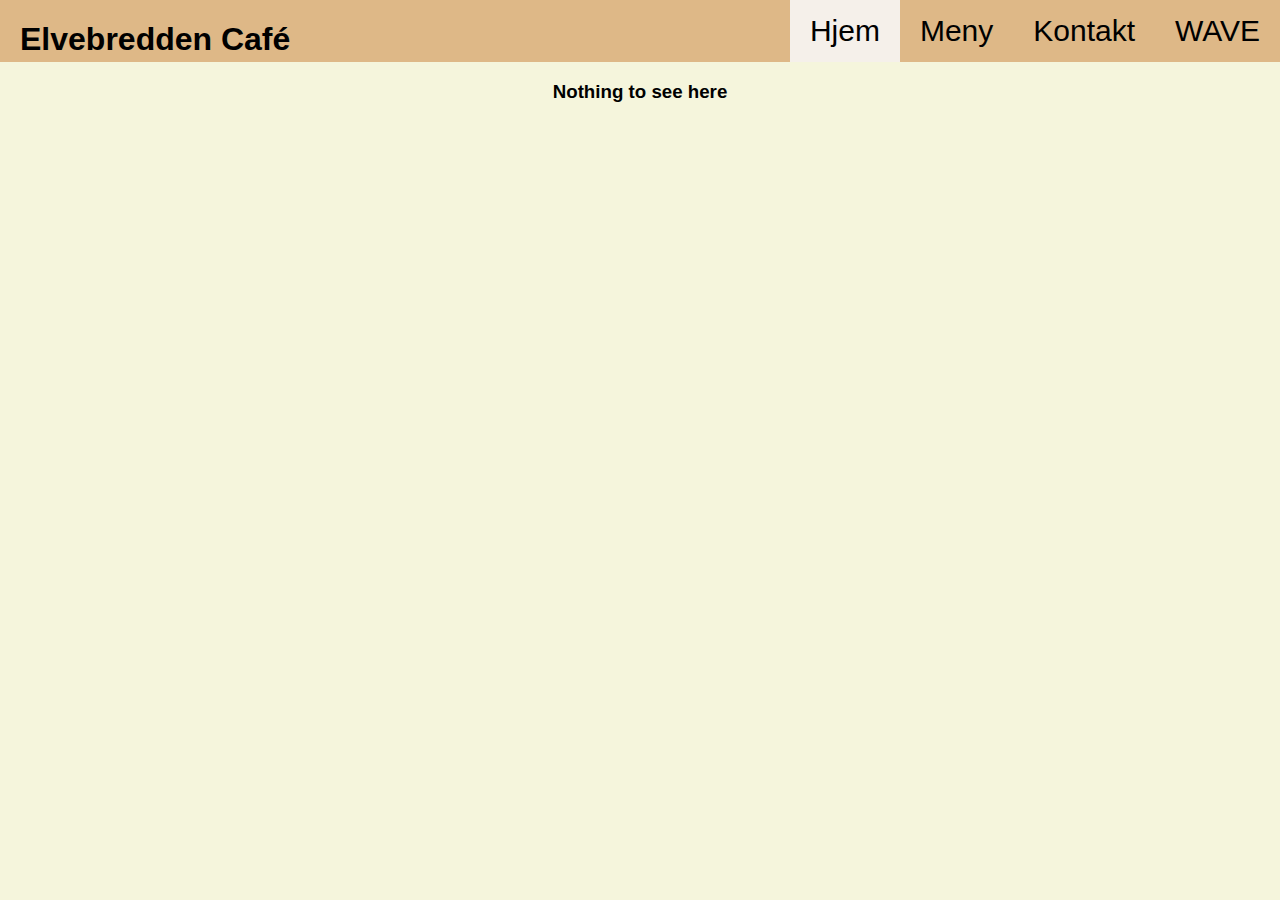
<file: index.html>
<!DOCTYPE html>
<html lang="en">
<head>
    <meta charset="UTF-8">
    <meta http-equiv="X-UA-Compatible" content="IE=edge">
    <meta name="viewport" content="width=device-width, initial-scale=1.0">
    <link rel="stylesheet" href="elvebredden.css">
    <title>Elvebredden cafe</title>
</head>
<body>
    <div id="header">
        <h1>Elvebredden Café</h1>
        <a href="wave.html">WAVE</a>
        <a href="kontakt.html">Kontakt</a>
        <a href="meny.html">Meny</a>
        <a class="active" href="index.html">Hjem</a>
    </div>

    <div class = index><h3>Nothing to see here</h3></div>
</body>
</html>
</file>
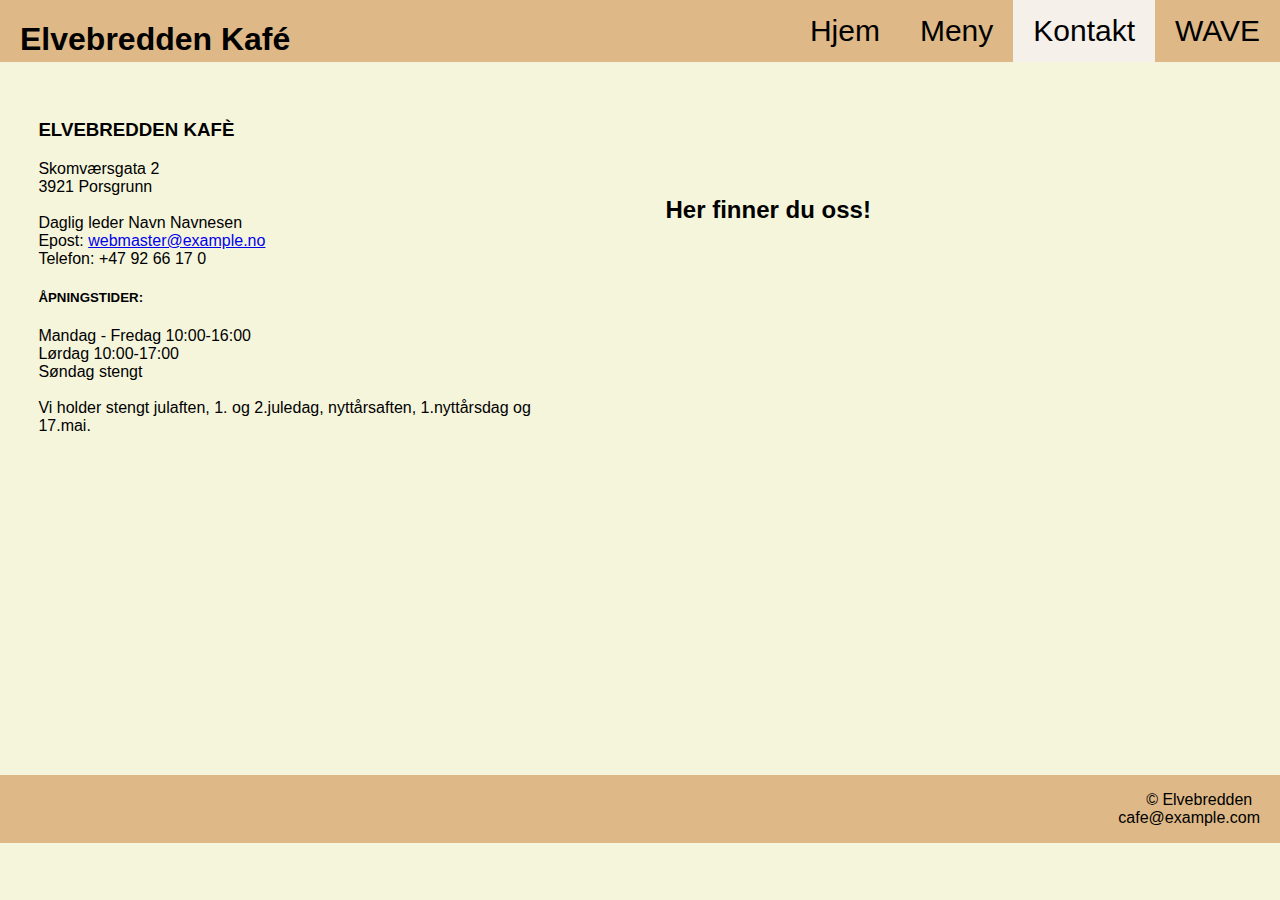
<file: kontakt.html>
<!DOCTYPE html>
<html lang="en">
<head>
    <meta charset="UTF-8">
    <meta http-equiv="X-UA-Compatible" content="IE=edge">
    <meta name="viewport" content="width=device-width, initial-scale=1.0">
    <link rel="stylesheet" href="elvebredden.css">
    <title>Elvebredden cafe</title>
</head>
<body>
    <div id="header">
        <h1>Elvebredden Kafé</h1>
        <a href="wave.html">WAVE</a>
        <a class="active" href="kontakt.html">Kontakt</a>
        <a href="meny.html">Meny</a>
        <a href="index.html">Hjem</a>
    </div>
    <div class = kontaktinfo>

        <div class="map">
            <h2>Her finner du oss!</h2><iframe src="https://www.google.com/maps/embed?pb=!1m18!1m12!1m3!1d2046.6186402900985!2d9.64121805989399!3d59.13878022457708!2m3!1f0!2f0!3f0!3m2!1i1024!2i768!4f13.1!3m3!1m2!1s0x4647206ce0f4d717%3A0x2df0fb7193520997!2sElvebredden%20Kaf%C3%A9!5e0!3m2!1sno!2sno!4v1663844329453!5m2!1sno!2sno" width="600" height="450" style="border:0;" allowfullscreen="" loading="lazy" referrerpolicy="no-referrer-when-downgrade"></iframe>
        </div>

        <div class  = adresse><h3>ELVEBREDDEN KAFÈ</h3>
            Skomværsgata 2<br>
            3921 Porsgrunn<br><br>  
        </div>
    
        <div class = kontakt>
            Daglig leder Navn Navnesen<br>
            Epost: <a href="mailto:webmaster@example.com">webmaster@example.no</a><br>
            Telefon: +47 92 66 17 0
        </div>
            
        <div class = åpningstider>
                <h5>ÅPNINGSTIDER:</h5>
        
                Mandag - Fredag 10:00-16:00<br>
                Lørdag 10:00-17:00<br>
                Søndag stengt<br><br>
        
                Vi holder stengt julaften, 1. og 2.juledag, nyttårsaften, 1.nyttårsdag og 17.mai.
        </div>
    </div>
    <div id=footer>
        <p>© Elvebredden<br>
        <a href="mailto:cafe@example.com">cafe@example.com</a></p>
        </div> 

</body>
</html>
</file>
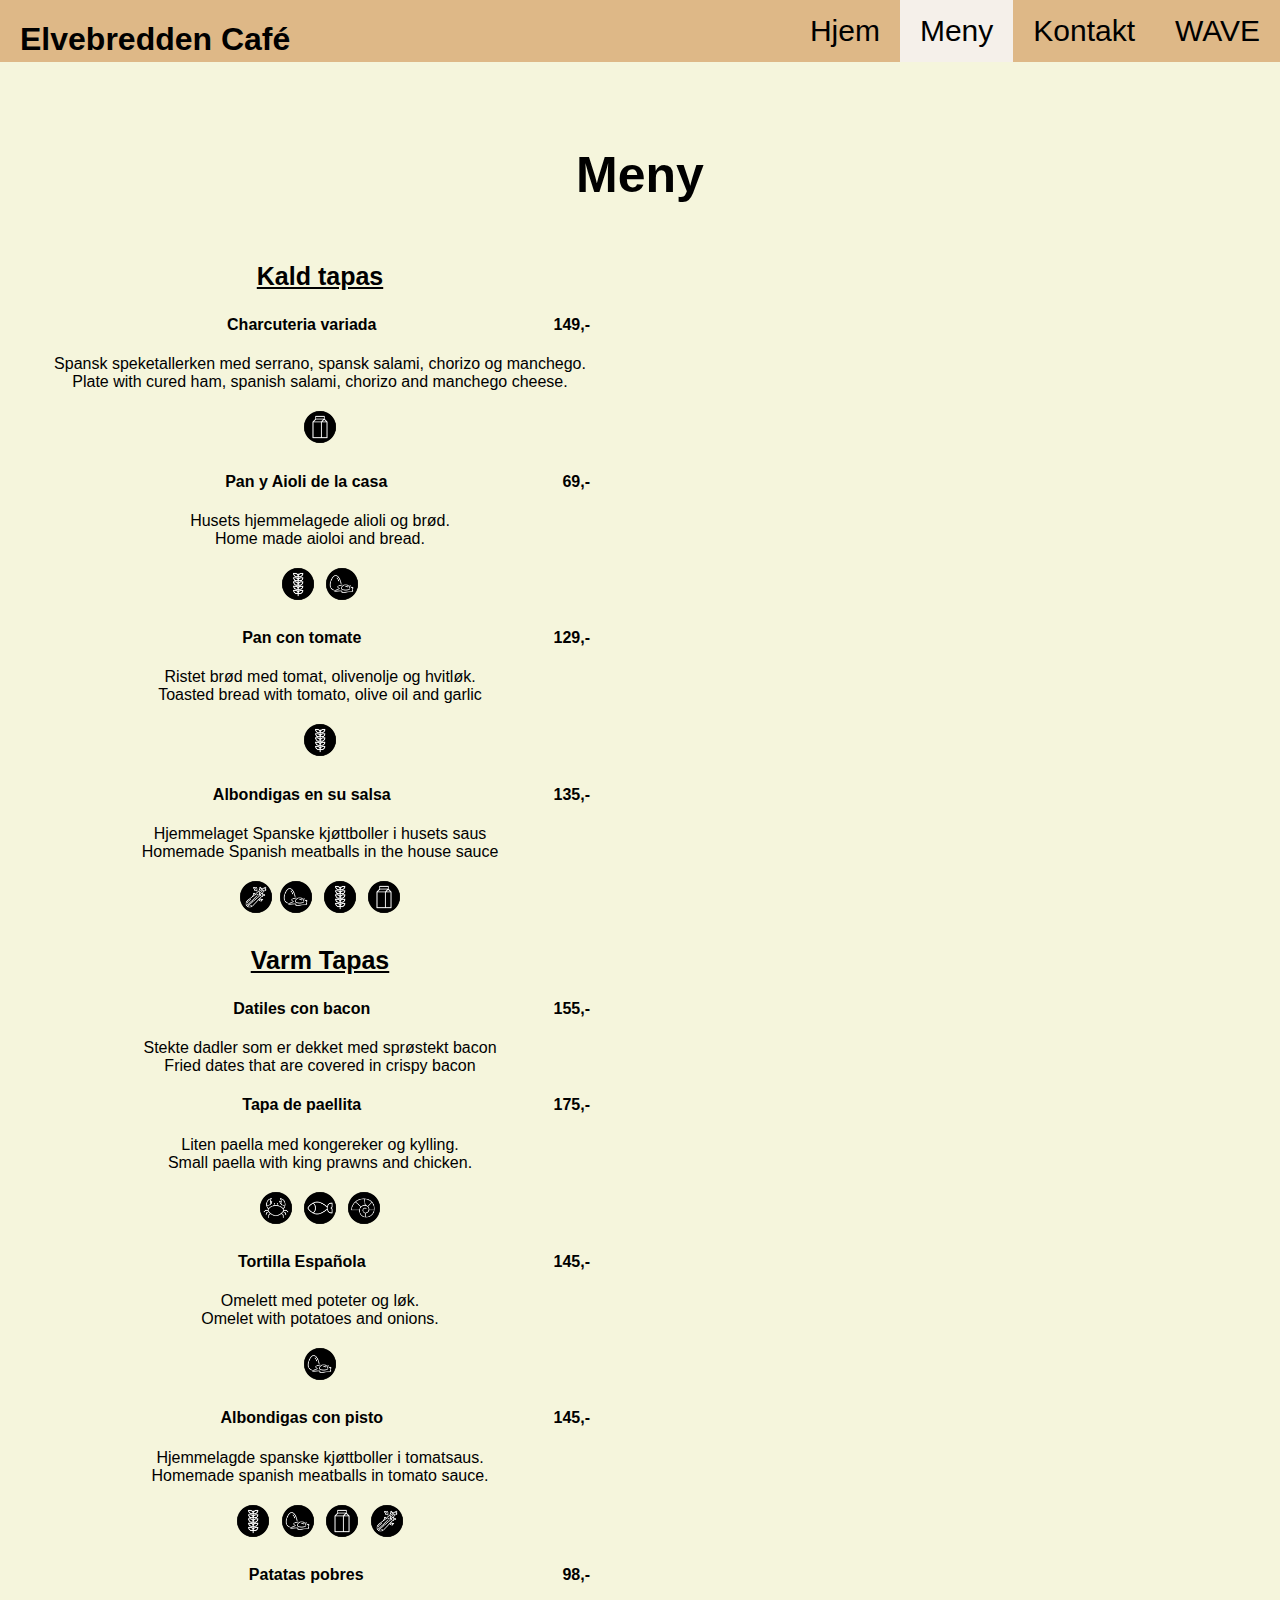
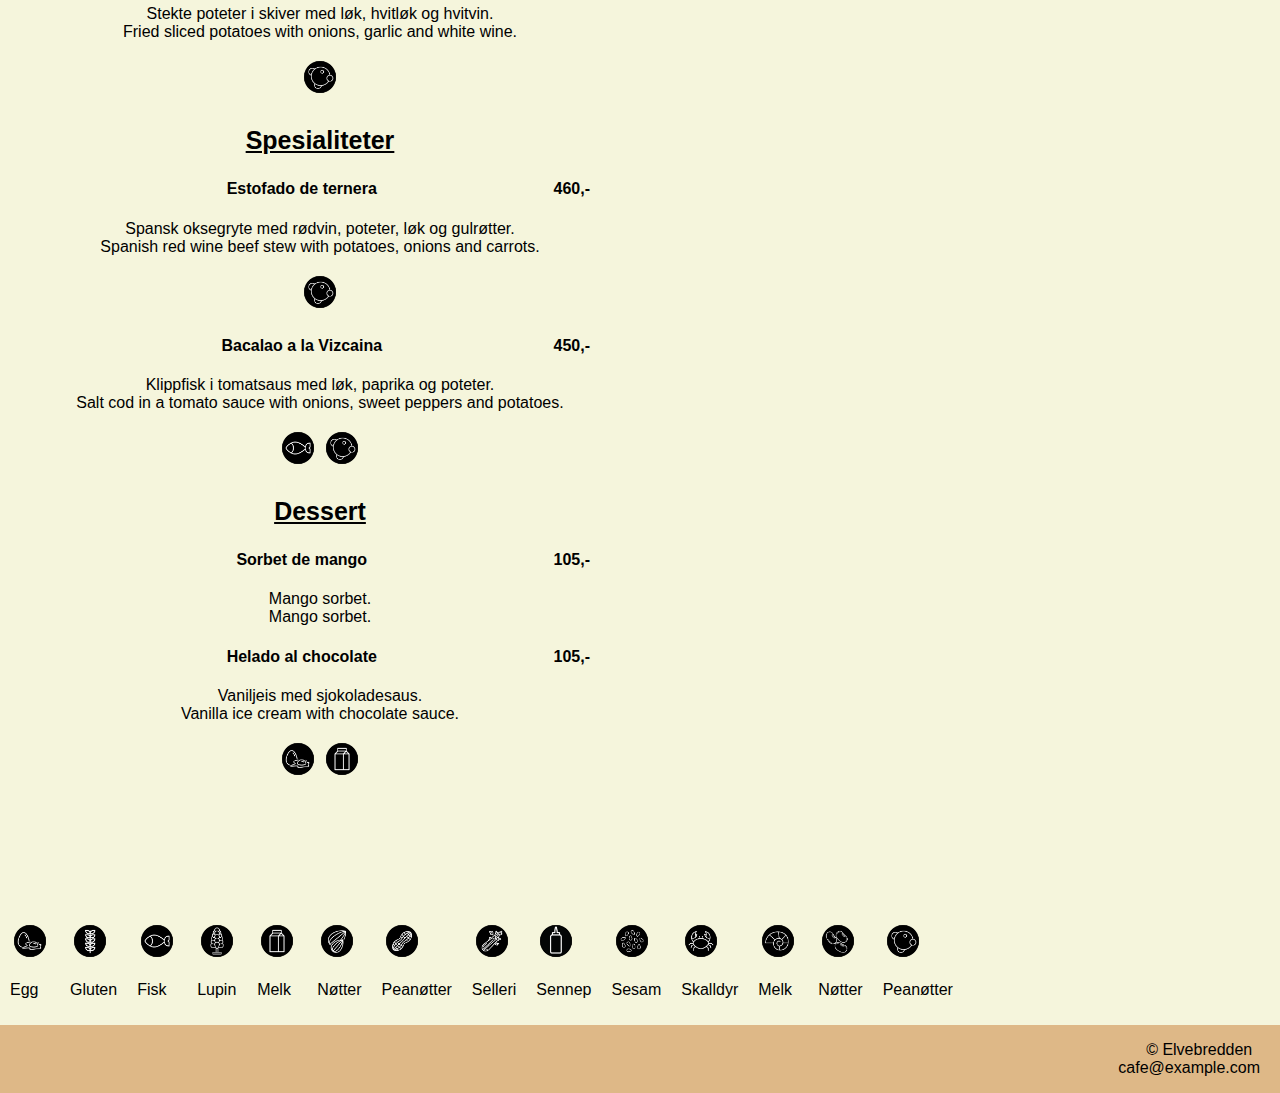
<file: meny.html>
<!DOCTYPE html>
<html lang="en">
<head>
    <meta charset="UTF-8">
    <meta http-equiv="X-UA-Compatible" content="IE=edge">
    <meta name="viewport" content="width=device-width, initial-scale=1.0">
    <link rel="stylesheet" href="elvebredden.css">
    <title>Elvebredden cafe</title>
</head>
<body>
    <header id="header">
        <h1>Elvebredden Café</h1>
        <a href="wave.html">WAVE</a>
        <a href="kontakt.html">Kontakt</a>
        <a class="active"href="Meny.html">Meny</a>
        <a href="index.html" href="#hjem">Hjem</a>
    </header>

    <main id="main">
        <div class="meny">
            <h1>Meny</h1>

        <h3>Kald tapas</h3>
        <h4>Charcuteria variada <span>149,-</span></h4>
        <p>Spansk speketallerken med serrano, spansk salami, chorizo og manchego.<br>
        Plate with cured ham, spanish salami, chorizo and manchego cheese.</p>
        <img src="Ikoner/melk.png" alt="Melk/milk">     
         <h4>Pan y Aioli de la casa<span>69,-</span></h4>
        <p>Husets hjemmelagede alioli og brød.<br>
        Home made aioloi and bread.</p>
        <img src="Ikoner/gluten.png" alt="Gluten"> <img src="Ikoner/egg.png" alt="Egg">
        <h4>Pan con tomate<span>129,-</span></h4>
        <p>Ristet brød med tomat, olivenolje og hvitløk.<br>
        Toasted bread with tomato, olive oil and garlic</p>
        <img src="Ikoner/gluten.png" alt="Gluten">
         <h4>Albondigas en su salsa<span>135,-</span></h4> 
         <p>Hjemmelaget Spanske kjøttboller i husets saus<br>
            Homemade Spanish meatballs in the house sauce</p>
         <img src="Ikoner/selleri.png" alt="Selleri/Cellery"><img src="Ikoner/egg.png" alt="Egg">  <img src="Ikoner/gluten.png" alt="Gluten"> <img src="Ikoner/melk.png" alt="Melk/milk"> <br>
        <h3>Varm Tapas</h3>
        <h4>Datiles con bacon<span>155,-</span></h4>
        <p>Stekte dadler som er dekket med sprøstekt bacon<br>
        Fried dates that are covered in crispy bacon</p>
        <h4>Tapa de paellita<span>175,-</span></h4>
        <p>Liten paella med kongereker og kylling. <br>
          Small paella with king prawns and chicken.</p>
          <img src="Ikoner/skalldyr.png" alt="Skalldyr/Shellfish"> <img src="Ikoner/fisk.png" alt="fisk/fish"> <img src="Ikoner/skjell.png" alt="bløt- og skjelldyr/shell and mollusc">
        <h4>Tortilla Española<span>145,-</span></h4>
        <p>Omelett med poteter og løk.<br>
        Omelet with potatoes and onions.</p>
        <img src="Ikoner/egg.png" alt="Egg">
        <h4>Albondigas con pisto<span>145,-</span></h4>
        <p>Hjemmelagde spanske kjøttboller i tomatsaus.<br>
        Homemade spanish meatballs in tomato sauce.</p>
        <img src="Ikoner/gluten.png" alt="Gluten"> <img src="Ikoner/egg.png" alt="Egg"> <img src="Ikoner/melk.png" alt="melk/milk"> <img src="Ikoner/selleri.png" alt="Selleri/Cellery">
         <h4>Patatas pobres<span>98,-</span></h4>
        <p>Stekte poteter i skiver med løk, hvitløk og hvitvin. <br>
        Fried sliced potatoes with onions, garlic and white wine.</p>
        <img src="Ikoner/svovel.png" alt="Svoveldioksid/Sulfor dioxide"><br>

        <h3>Spesialiteter</h3>
        <h4>Estofado de ternera<span>460,-</span></h4>
        <p>Spansk oksegryte med rødvin, poteter, løk og gulrøtter.<br>
        Spanish red wine beef stew with potatoes, onions and carrots.</p>
        <img src="Ikoner/svovel.png" alt="Svoveldioksid/Sulfor dioxide">
        <h4>Bacalao a la Vizcaina <span>450,-</span></h4>
        <p>Klippfisk i tomatsaus med løk, paprika og poteter.<br>
        Salt cod in a tomato sauce with onions, sweet peppers and potatoes.</p>
        <img src="Ikoner/fisk.png" alt="fish/fish"> <img src="Ikoner/svovel.png" alt="Svoveldioksid/Sulfor dioxide"><br>

        <h3>Dessert</h3>
        <h4>Sorbet de mango<span>105,-</span></h4>
        <p>Mango sorbet.<br>
        Mango sorbet.</p>
        <h4>Helado al chocolate<span>105,-</span></h4>
        <p>Vaniljeis med sjokoladesaus.<br>
        Vanilla ice cream with chocolate sauce.</p>
        <img src="Ikoner/egg.png" alt="Egg"> <img src="Ikoner/melk.png" alt="Melk/milk">
        
                
        </div>

        <div class = "oversiktAllergener">
            <div id="grid">
                <div id="gridtop1">
                    <img src="Ikoner/egg.png" alt = "Egg">
                    <p>Egg</p>
                </div>
            </div>
            <div id="grid">
                <div id="gridtop1">
                    <img src="Ikoner/gluten.png" alt = "Gluten">
                    <p>Gluten</p>
                </div>
            </div>
            <div id="grid">
                <div id="gridtop1">
                    <img src="Ikoner/fisk.png" alt = "Fisk">
                    <p>Fisk</p>
                </div>
            </div>
            <div id="grid">
                <div id="gridtop1">
                    <img src="Ikoner/lupin.png" alt = "Lupin">
                    <p>Lupin</p>
                </div>
            </div>
            <div id="grid">
                <div id="gridtop1">
                    <img src="Ikoner/melk.png" alt = "Melk">
                    <p>Melk</p>
                </div>
            </div>
            <div id="grid">
                <div id="gridtop1">
                    <img src="Ikoner/notter.png" alt = "Nøtter">
                    <p>Nøtter</p>
                </div>
            </div>
            <div id="grid">
                <div id="gridtop1">
                    <img src="Ikoner/peanott.png" alt = "Peanøtt">
                    <p>Peanøtter</p>
                </div>
            </div>
            <div id="grid">
                <div id="gridtop1">
                <img src="Ikoner/selleri.png" alt = "Selleri">
                    <p>Selleri</p>
                </div>
            </div>
            <div id="grid">
                <div id="gridtop1">
                    <img src="Ikoner/sennep.png" alt = "Sennep">
                    <p>Sennep</p>
                </div>
            </div>
            <div id="grid">
                <div id="gridtop1">
                    <img src="Ikoner/sesam.png" alt = "Sesam">
                    <p>Sesam</p>
                </div>
            </div>
            <div id="grid">
                <div id="gridtop1">
                    <img src="Ikoner/skalldyr.png" alt = "Skalldyr">
                    <p>Skalldyr</p>
                </div>
            </div>
            <div id="grid">
                <div id="gridtop1">
                    <img src="Ikoner/skjell.png" alt = "Skjell og bløtdyr">
                    <p>Melk</p>
                </div>
            </div>
            <div id="grid">
                <div id="gridtop1">
                    <img src="Ikoner/soya.png" alt = "Soya">
                    <p>Nøtter</p>
                </div>
            </div>
            <div id="grid">
                <div id="gridtop1">
                    <img src="Ikoner/svovel.png" alt = "Svovel">
                    <p>Peanøtter</p>
                </div>
            </div>
        </div>
    </main>

    <footer id=footer>
        <p>© Elvebredden<br>
        <a href="mailto:cafe@example.com">cafe@example.com</a></p>
    </footer> 
</body>
</html>
</file>
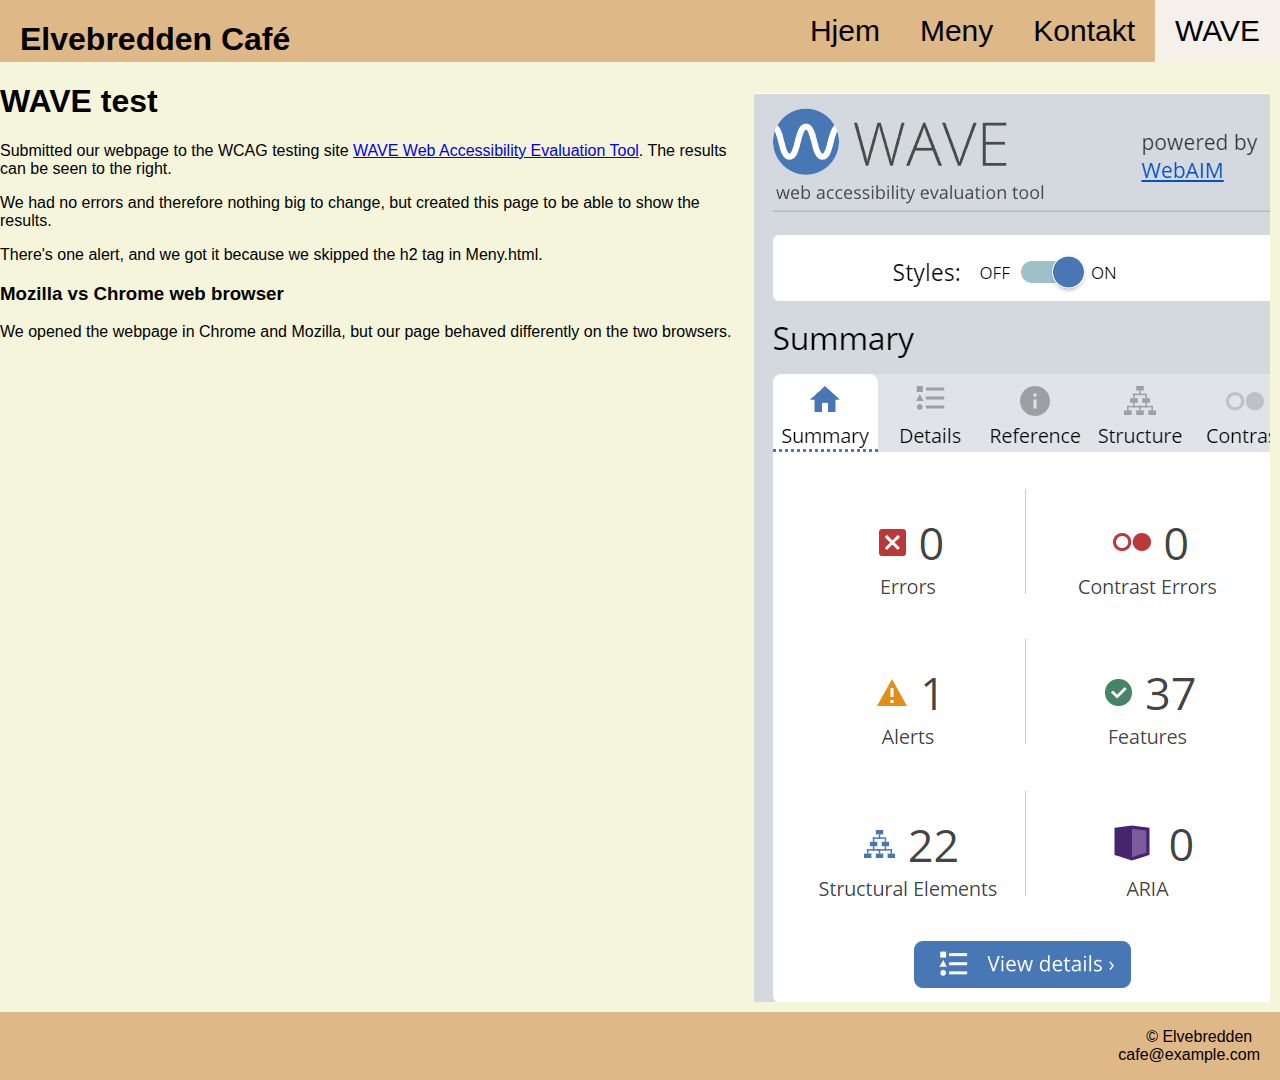
<file: wave.html>
<!DOCTYPE html>
<html lang="en">
<head>
    <meta charset="UTF-8">
    <meta http-equiv="X-UA-Compatible" content="IE=edge">
    <meta name="viewport" content="width=device-width, initial-scale=1.0">
    <link rel="stylesheet" href="elvebredden.css">
    <title>Elvebredden cafe</title>
</head>
<body>
    <header id="header">
        <h1>Elvebredden Café</h1>
        <a class="active" href="wave.html">WAVE</a>
        <a href="kontakt.html">Kontakt</a>
        <a href="Meny.html">Meny</a>
        <a href="index.html" href="#hjem">Hjem</a>
    </header>

    <main class="wave">
        <div>
            <img src="WAVE_summary.png" alt="Summary from WAVE Analysis.">
            <h1>WAVE test</h1>
            <p>Submitted our webpage to the WCAG testing site <a href="https://wave.webaim.org/">WAVE Web Accessibility Evaluation Tool</a>. The results can be seen to the right.</p>
            <p>We had no errors and therefore nothing big to change, but created this page to be able to show the results.</p>
            <p>There's one alert, and we got it because we skipped the h2 tag in Meny.html.</p>
            <h3>Mozilla vs Chrome web browser</h3>
            <p>We opened the webpage in Chrome and Mozilla, but our page behaved differently on the two browsers.</p>
        </div>
    </main>
    
    <footer id=footer>
        <p>© Elvebredden<br>
        <a href="mailto:cafe@example.com">cafe@example.com</a></p>
    </footer> 
</body>
</html>
</file>
<file: elvebredden.css>
body {
    background-color: beige;
    margin: 0px;
    font-family: Arial, Helvetica, sans-serif;
}

#header {
    background-color: burlywood;
    overflow: hidden;
}

#header h1{
    float: left;
    padding-left: 20px;
   margin-bottom: 0px;

}

#header a {
    float: right;
    color: black;
    text-align:center;
    padding: 14px 20px;
    font-size: 30px;
    text-decoration: none;
}

#header a:hover {
    background-color: black;
    color:beige;
  }

#header a.active {
    background-color: rgb(245, 240, 234);
    color :black;
}

.meny img{
    width: 40px;
    padding-top: 0px;
}

.wave img{
    float: right;
    margin: 10px;

}

.meny {
    padding-top: 50px;
    padding-left: 50px;
    padding-right: 50px;
    text-align: center;
    column-count: 2;
    column-rule-style: solid;
    column-rule-width: 1px;
    column-fill: auto;
    column-gap: 100px;
    font-family: Arial, Helvetica, sans-serif;
    margin-bottom: 10%;
}

.meny h1 {
    column-span:all;
    text-align: center;
    font-size: 50px;
    
}

.meny h3 {
    font-size: 25px;
    text-decoration: underline;
}

.column {
    float: left;
  width: 25%;
  padding: 5px;
}

.column row::after {
    content: "";
  clear: both;
  display: table;
}

h2 {
    margin: 10%;
}  


.meny span {
    float: right;
   
}


.kontaktinfo {
    padding: 3%;
}  

.map {
   padding: 3%;
   float: right;

}  


#footer {
    text-align: right;
    overflow: hidden;
    background-color: burlywood;
    clear: both;


  }

#footer p {
    float: right;
    color: black;
    text-align:center;


}

#footer a {
    float: right;
    color: black;
    text-align:center;
    padding-right: 20px;
    text-decoration: none
}

.index h3 {
    text-align: center;
}

#grid {
    float: center; 
}

#grid div {
    float: left;
    padding: 10px;
}

#grid div img{
    width: 40px;    
}
</file>
